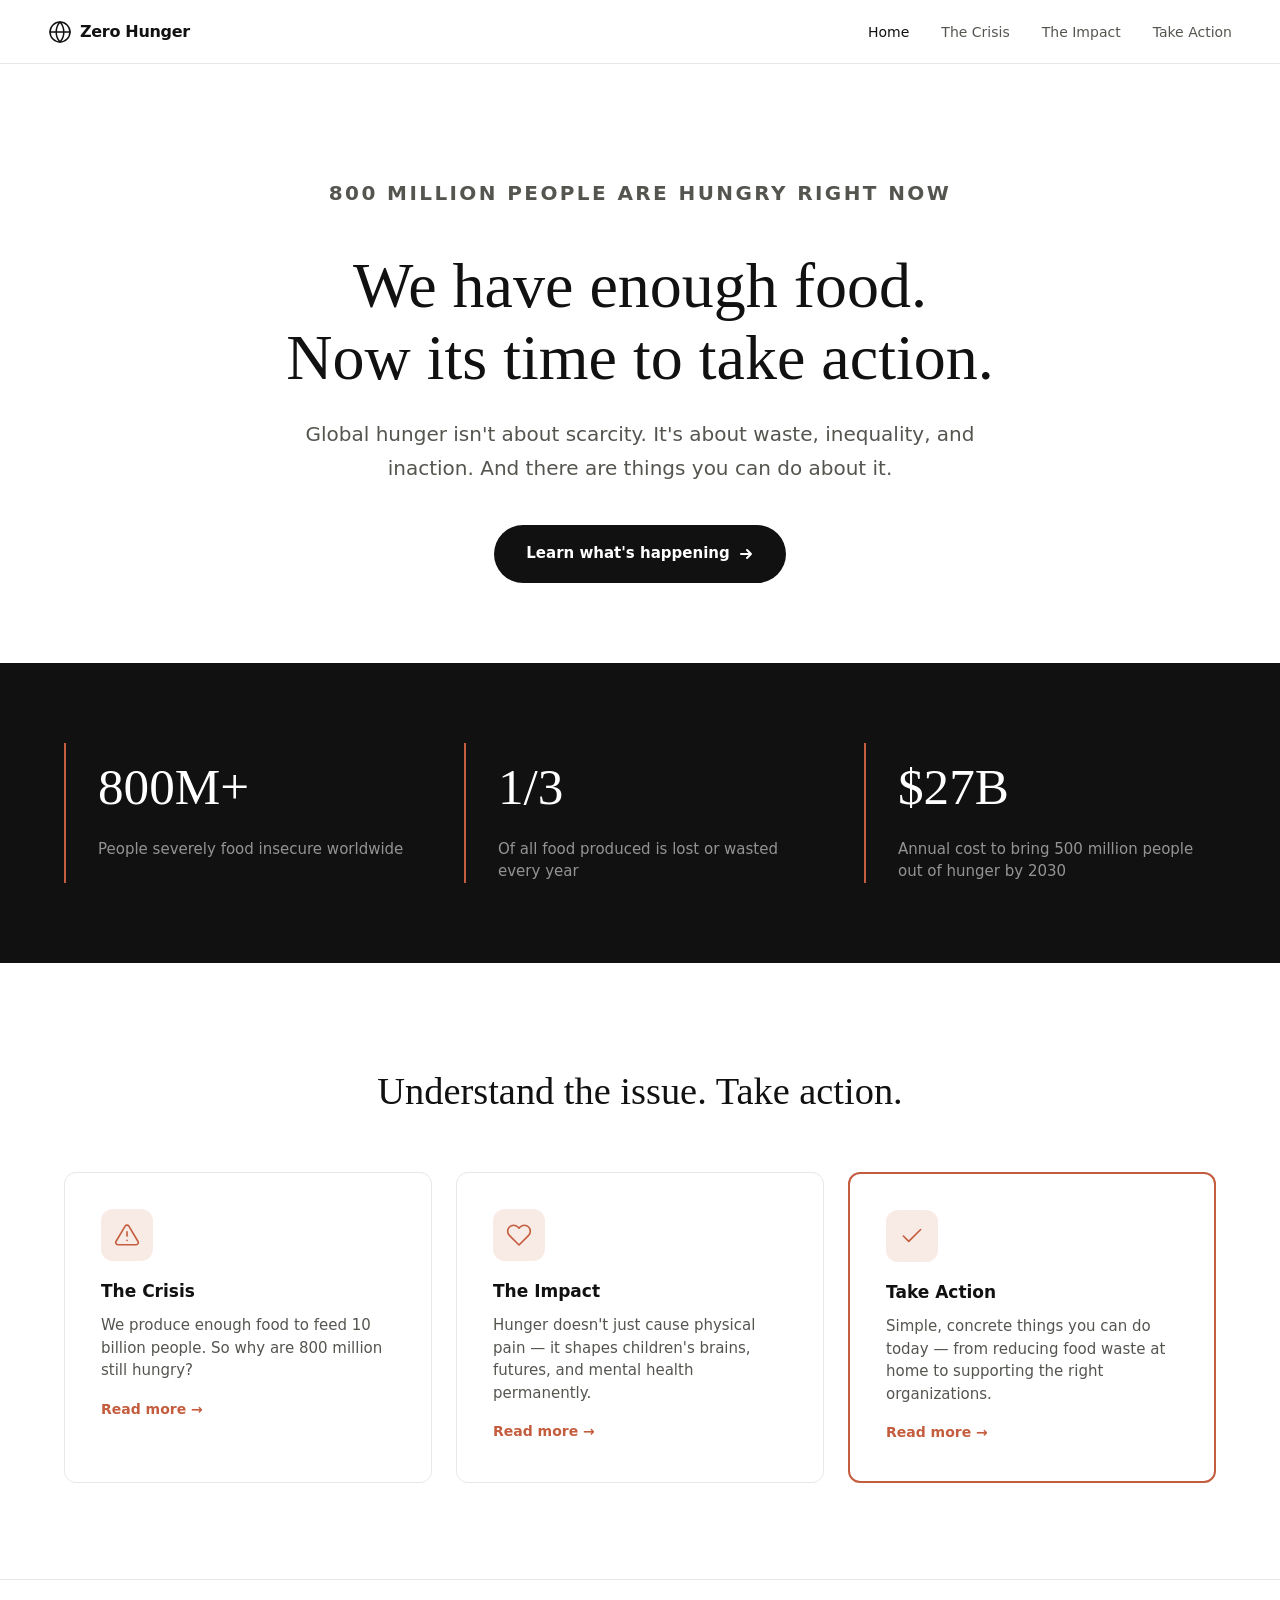
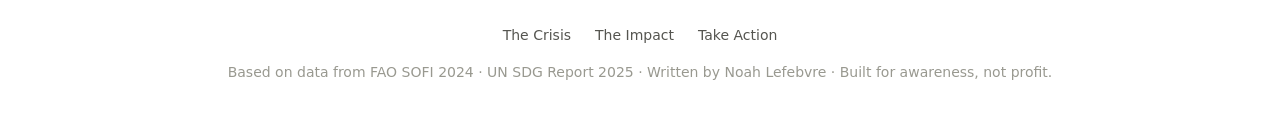
<file: index.html>
<!DOCTYPE html>
<html lang="en">
<head>
<meta charset="UTF-8">
<meta name="viewport" content="width=device-width, initial-scale=1.0">
<title>Zero Hunger — End Hunger Now</title>
<link rel="stylesheet" href="styles.css">
</head>
<body>

<nav>
  <a href="index.html" class="nav-logo">
    <svg viewBox="0 0 24 24" fill="none" stroke="currentColor" stroke-width="1.5" stroke-linecap="round" stroke-linejoin="round"><circle cx="12" cy="12" r="10"/><path d="M12 2a15 15 0 0 1 0 20M12 2a15 15 0 0 0 0 20M2 12h20"/></svg>
    Zero Hunger
  </a>
  <button class="mobile-menu" onclick="document.querySelector('.nav-links').classList.toggle('open')">
    <svg viewBox="0 0 24 24" fill="none" stroke-width="2" stroke-linecap="round"><line x1="3" y1="6" x2="21" y2="6"/><line x1="3" y1="12" x2="21" y2="12"/><line x1="3" y1="18" x2="21" y2="18"/></svg>
  </button>
  <ul class="nav-links">
    <li><a href="index.html" class="active">Home</a></li>
    <li><a href="problem.html">The Crisis</a></li>
    <li><a href="impact.html">The Impact</a></li>
    <li><a href="action.html">Take Action</a></li>
  </ul>
</nav>

<section class="hero">
  <p class="hero-eyebrow">800 million people are hungry right now</p>
  <h1>We have enough food.<br>Now its time to take action.</h1>
  <p>Global hunger isn't about scarcity. It's about waste, inequality, and inaction. And there are things you can do about it.</p>
  <a href="problem.html" class="hero-cta">
    Learn what's happening
    <svg viewBox="0 0 16 16" fill="none" stroke="currentColor" stroke-width="2" stroke-linecap="round" stroke-linejoin="round"><path d="M3 8h10M9 4l4 4-4 4"/></svg>
  </a>
</section>

<section class="stats">
  <div class="stats-inner">
    <div class="stat">
      <div class="stat-num">800M+</div>
      <div class="stat-label">People severely food insecure worldwide</div>
    </div>
    <div class="stat">
      <div class="stat-num">1/3</div>
      <div class="stat-label">Of all food produced is lost or wasted every year</div>
    </div>
    <div class="stat">
      <div class="stat-num">$27B</div>
      <div class="stat-label">Annual cost to bring 500 million people out of hunger by 2030</div>
    </div>
  </div>
</section>

<section class="page-cards">
  <h2>Understand the issue. Take action.</h2>
  <div class="page-grid">
    <a href="problem.html" class="page-card">
      <div class="page-card-icon">
        <svg viewBox="0 0 24 24"><path d="M12 9v4M12 17h.01M10.29 3.86L1.82 18a2 2 0 001.71 3h16.94a2 2 0 001.71-3L13.71 3.86a2 2 0 00-3.42 0z"/></svg>
      </div>
      <h3>The Crisis</h3>
      <p>We produce enough food to feed 10 billion people. So why are 800 million still hungry?</p>
      <span class="arrow">Read more →</span>
    </a>
    <a href="impact.html" class="page-card">
      <div class="page-card-icon">
        <svg viewBox="0 0 24 24"><path d="M20.84 4.61a5.5 5.5 0 00-7.78 0L12 5.67l-1.06-1.06a5.5 5.5 0 00-7.78 7.78l1.06 1.06L12 21.23l7.78-7.78 1.06-1.06a5.5 5.5 0 000-7.78z"/></svg>
      </div>
      <h3>The Impact</h3>
      <p>Hunger doesn't just cause physical pain — it shapes children's brains, futures, and mental health permanently.</p>
      <span class="arrow">Read more →</span>
    </a>
    <a href="action.html" class="page-card featured">
      <div class="page-card-icon">
        <svg viewBox="0 0 24 24"><polyline points="20 6 9 17 4 12"/></svg>
      </div>
      <h3>Take Action</h3>
      <p>Simple, concrete things you can do today — from reducing food waste at home to supporting the right organizations.</p>
      <span class="arrow">Read more →</span>
    </a>
  </div>
</section>

<footer>
  <ul class="footer-links">
    <li><a href="problem.html">The Crisis</a></li>
    <li><a href="impact.html">The Impact</a></li>
    <li><a href="action.html">Take Action</a></li>
  </ul>
  <p>Based on data from FAO SOFI 2024 · UN SDG Report 2025 · Written by Noah Lefebvre · Built for awareness, not profit.</p>
</footer>

</body>
</html>
</file>
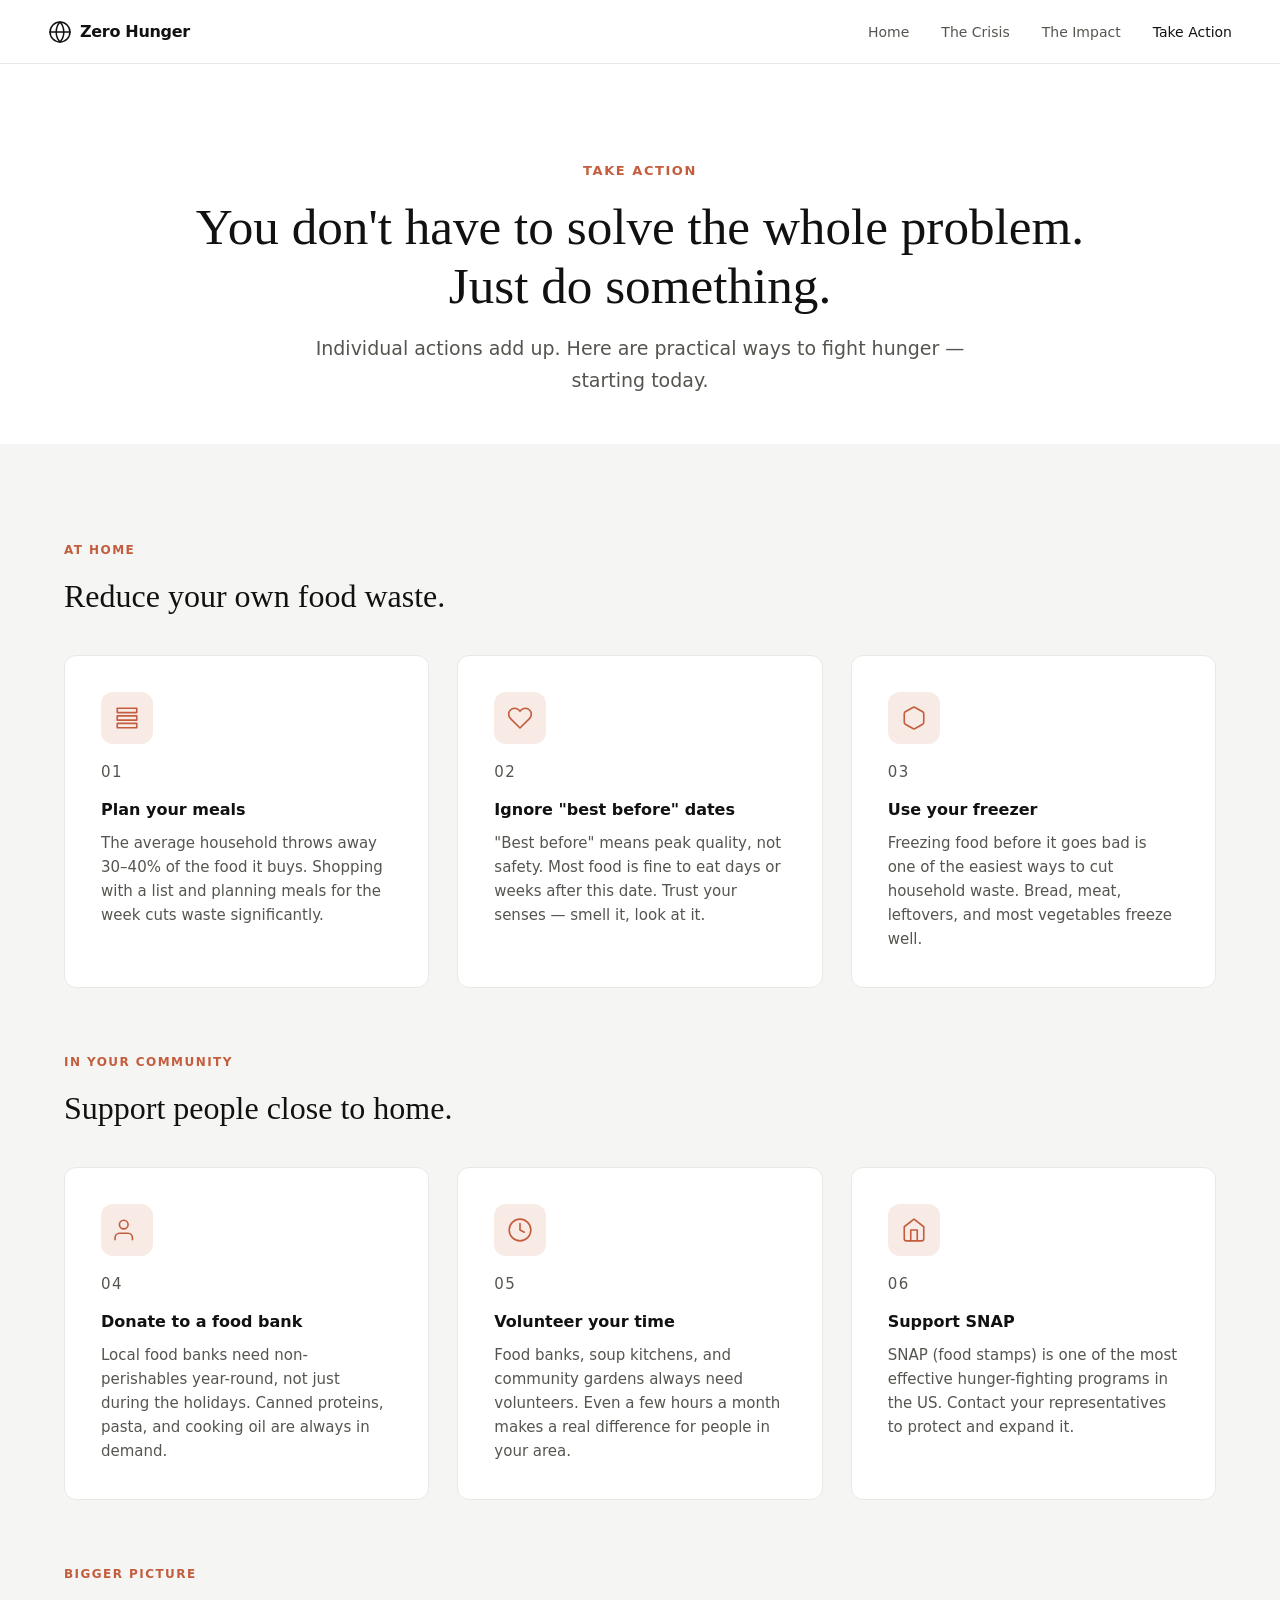
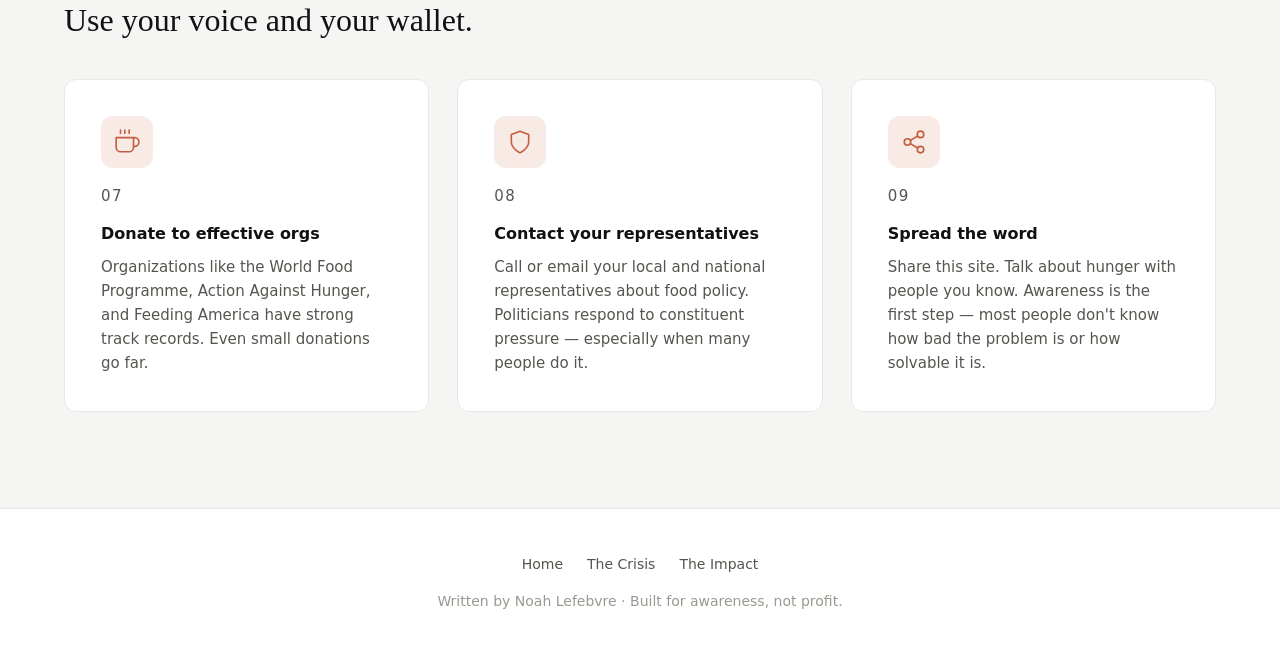
<file: action.html>
<!DOCTYPE html>
<html lang="en">
<head>
<meta charset="UTF-8">
<meta name="viewport" content="width=device-width, initial-scale=1.0">
<title>Take Action — Zero Hunger</title>
<link rel="stylesheet" href="styles.css">
</head>
<body>

<nav>
  <a href="index.html" class="nav-logo">
    <svg viewBox="0 0 24 24" fill="none" stroke="currentColor" stroke-width="1.5" stroke-linecap="round" stroke-linejoin="round"><circle cx="12" cy="12" r="10"/><path d="M12 2a15 15 0 0 1 0 20M12 2a15 15 0 0 0 0 20M2 12h20"/></svg>
    Zero Hunger
  </a>
  <button class="mobile-menu" onclick="document.querySelector('.nav-links').classList.toggle('open')">
    <svg viewBox="0 0 24 24" fill="none" stroke-width="2" stroke-linecap="round"><line x1="3" y1="6" x2="21" y2="6"/><line x1="3" y1="12" x2="21" y2="12"/><line x1="3" y1="18" x2="21" y2="18"/></svg>
  </button>
  <ul class="nav-links">
    <li><a href="index.html">Home</a></li>
    <li><a href="problem.html">The Crisis</a></li>
    <li><a href="impact.html">The Impact</a></li>
    <li><a href="action.html" class="active">Take Action</a></li>
  </ul>
</nav>

<div class="page-header">
  <p class="hero-eyebrow">Take Action</p>
  <h1>You don't have to solve the whole problem. Just do something.</h1>
  <p>Individual actions add up. Here are practical ways to fight hunger — starting today.</p>
</div>

<section class="solutions-section">
  <div class="solutions-inner">
    <p class="section-label">At home</p>
    <h2 style="font-family: var(--serif); font-size: clamp(1.4rem, 2.5vw, 2rem); font-weight: normal; margin-bottom: 2rem;">Reduce your own food waste.</h2>
    <div class="grid" style="grid-template-columns: repeat(3, 1fr); margin-bottom: 4rem;">
      <div class="sol-card">
        <div class="sol-icon">
          <svg viewBox="0 0 24 24"><path d="M3 3h18v4H3zM3 10h18v4H3zM3 17h18v4H3z"/></svg>
        </div>
        <p class="sol-num">01</p>
        <h3>Plan your meals</h3>
        <p>The average household throws away 30–40% of the food it buys. Shopping with a list and planning meals for the week cuts waste significantly.</p>
      </div>
      <div class="sol-card">
        <div class="sol-icon">
          <svg viewBox="0 0 24 24"><path d="M20.84 4.61a5.5 5.5 0 00-7.78 0L12 5.67l-1.06-1.06a5.5 5.5 0 00-7.78 7.78l1.06 1.06L12 21.23l7.78-7.78 1.06-1.06a5.5 5.5 0 000-7.78z"/></svg>
        </div>
        <p class="sol-num">02</p>
        <h3>Ignore "best before" dates</h3>
        <p>"Best before" means peak quality, not safety. Most food is fine to eat days or weeks after this date. Trust your senses — smell it, look at it.</p>
      </div>
      <div class="sol-card">
        <div class="sol-icon">
          <svg viewBox="0 0 24 24"><path d="M21 16V8a2 2 0 00-1-1.73l-7-4a2 2 0 00-2 0l-7 4A2 2 0 003 8v8a2 2 0 001 1.73l7 4a2 2 0 002 0l7-4A2 2 0 0021 16z"/></svg>
        </div>
        <p class="sol-num">03</p>
        <h3>Use your freezer</h3>
        <p>Freezing food before it goes bad is one of the easiest ways to cut household waste. Bread, meat, leftovers, and most vegetables freeze well.</p>
      </div>
    </div>

    <p class="section-label">In your community</p>
    <h2 style="font-family: var(--serif); font-size: clamp(1.4rem, 2.5vw, 2rem); font-weight: normal; margin-bottom: 2rem;">Support people close to home.</h2>
    <div class="grid" style="grid-template-columns: repeat(3, 1fr); margin-bottom: 4rem;">
      <div class="sol-card">
        <div class="sol-icon">
          <svg viewBox="0 0 24 24"><path d="M17 21v-2a4 4 0 00-4-4H5a4 4 0 00-4 4v2"/><circle cx="9" cy="7" r="4"/></svg>
        </div>
        <p class="sol-num">04</p>
        <h3>Donate to a food bank</h3>
        <p>Local food banks need non-perishables year-round, not just during the holidays. Canned proteins, pasta, and cooking oil are always in demand.</p>
      </div>
      <div class="sol-card">
        <div class="sol-icon">
          <svg viewBox="0 0 24 24"><circle cx="12" cy="12" r="10"/><polyline points="12 6 12 12 16 14"/></svg>
        </div>
        <p class="sol-num">05</p>
        <h3>Volunteer your time</h3>
        <p>Food banks, soup kitchens, and community gardens always need volunteers. Even a few hours a month makes a real difference for people in your area.</p>
      </div>
      <div class="sol-card">
        <div class="sol-icon">
          <svg viewBox="0 0 24 24"><path d="M3 9l9-7 9 7v11a2 2 0 01-2 2H5a2 2 0 01-2-2z"/><polyline points="9 22 9 12 15 12 15 22"/></svg>
        </div>
        <p class="sol-num">06</p>
        <h3>Support SNAP</h3>
        <p>SNAP (food stamps) is one of the most effective hunger-fighting programs in the US. Contact your representatives to protect and expand it.</p>
      </div>
    </div>

    <p class="section-label">Bigger picture</p>
    <h2 style="font-family: var(--serif); font-size: clamp(1.4rem, 2.5vw, 2rem); font-weight: normal; margin-bottom: 2rem;">Use your voice and your wallet.</h2>
    <div class="grid" style="grid-template-columns: repeat(3, 1fr);">
      <div class="sol-card">
        <div class="sol-icon">
          <svg viewBox="0 0 24 24"><path d="M18 8h1a4 4 0 010 8h-1M2 8h16v9a4 4 0 01-4 4H6a4 4 0 01-4-4V8zM6 1v3M10 1v3M14 1v3"/></svg>
        </div>
        <p class="sol-num">07</p>
        <h3>Donate to effective orgs</h3>
        <p>Organizations like the World Food Programme, Action Against Hunger, and Feeding America have strong track records. Even small donations go far.</p>
      </div>
      <div class="sol-card">
        <div class="sol-icon">
          <svg viewBox="0 0 24 24"><path d="M12 22s8-4 8-10V5l-8-3-8 3v7c0 6 8 10 8 10z"/></svg>
        </div>
        <p class="sol-num">08</p>
        <h3>Contact your representatives</h3>
        <p>Call or email your local and national representatives about food policy. Politicians respond to constituent pressure — especially when many people do it.</p>
      </div>
      <div class="sol-card">
        <div class="sol-icon">
          <svg viewBox="0 0 24 24"><circle cx="18" cy="5" r="3"/><circle cx="6" cy="12" r="3"/><circle cx="18" cy="19" r="3"/><line x1="8.59" y1="13.51" x2="15.42" y2="17.49"/><line x1="15.41" y1="6.51" x2="8.59" y2="10.49"/></svg>
        </div>
        <p class="sol-num">09</p>
        <h3>Spread the word</h3>
        <p>Share this site. Talk about hunger with people you know. Awareness is the first step — most people don't know how bad the problem is or how solvable it is.</p>
      </div>
    </div>
  </div>
</section>

<footer>
  <ul class="footer-links">
    <li><a href="index.html">Home</a></li>
    <li><a href="problem.html">The Crisis</a></li>
    <li><a href="impact.html">The Impact</a></li>
  </ul>
  <p>Written by Noah Lefebvre · Built for awareness, not profit.</p>
</footer>

</body>
</html>
</file>
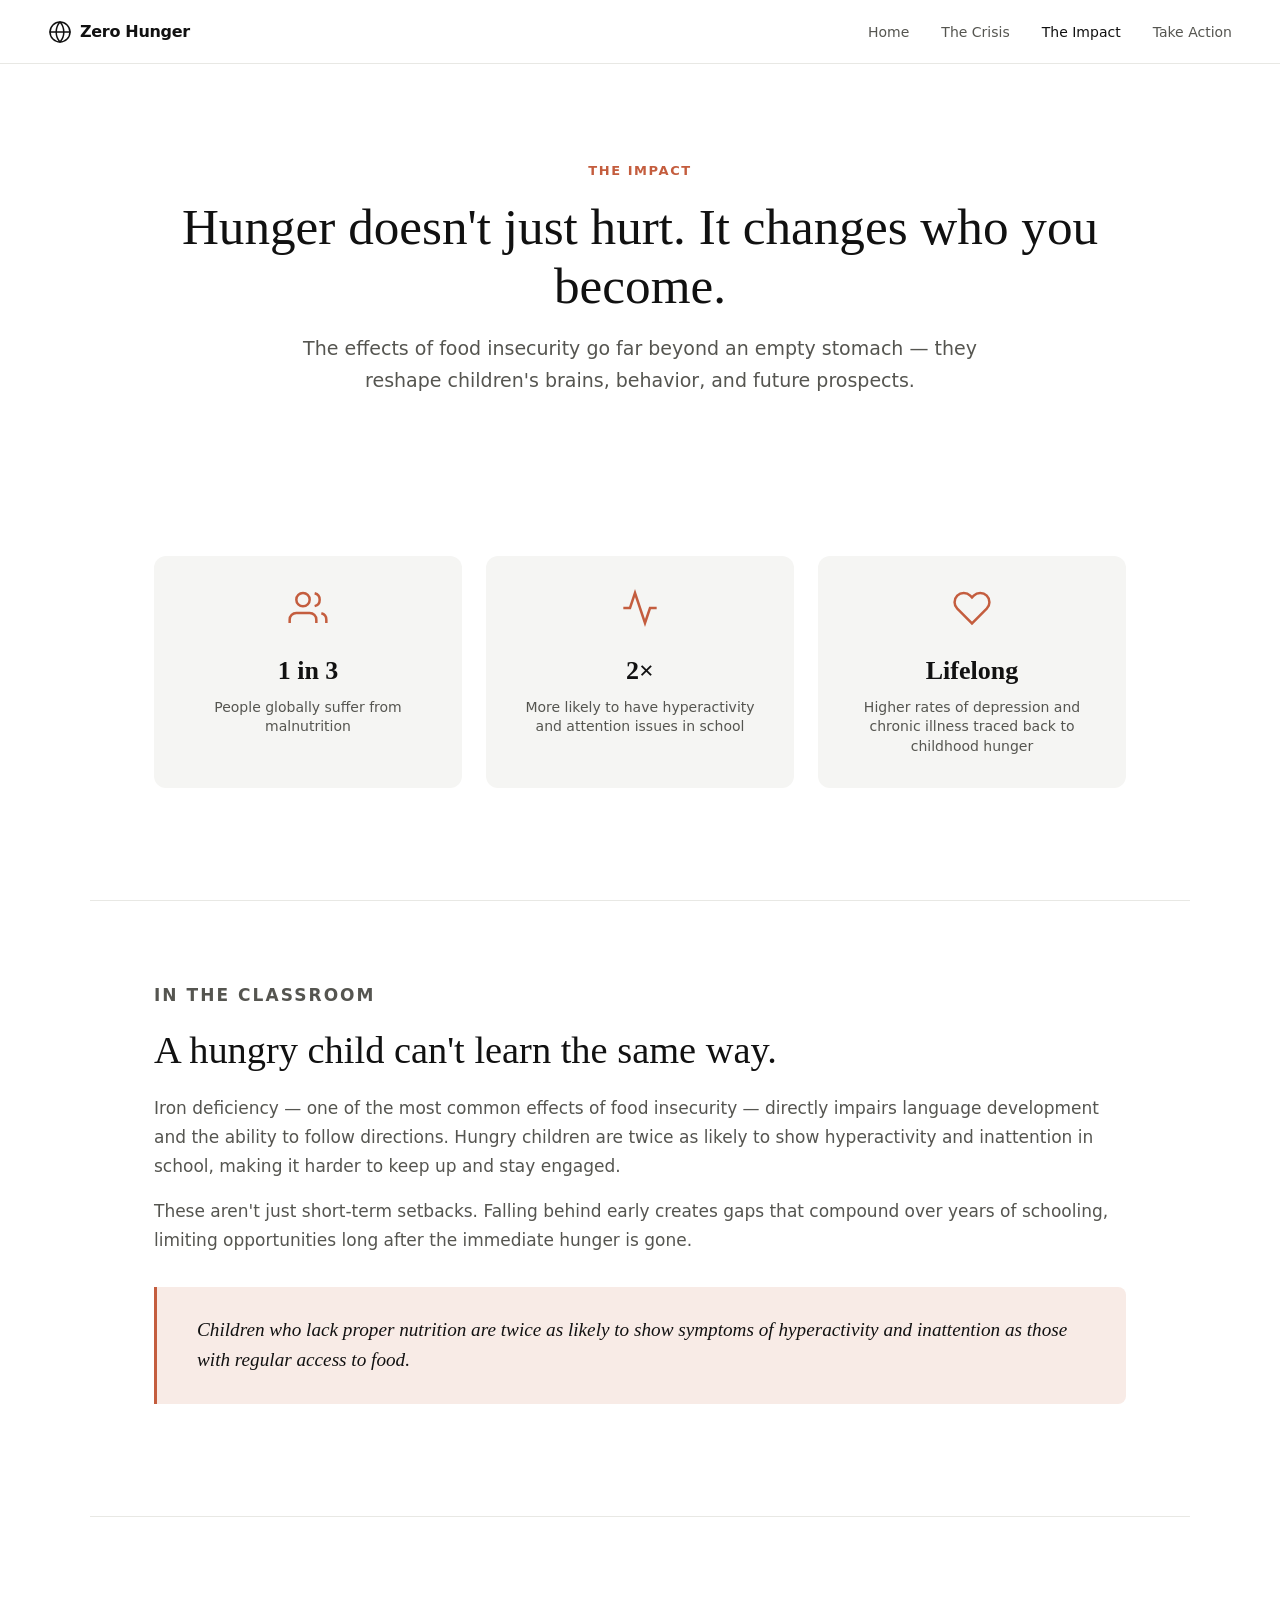
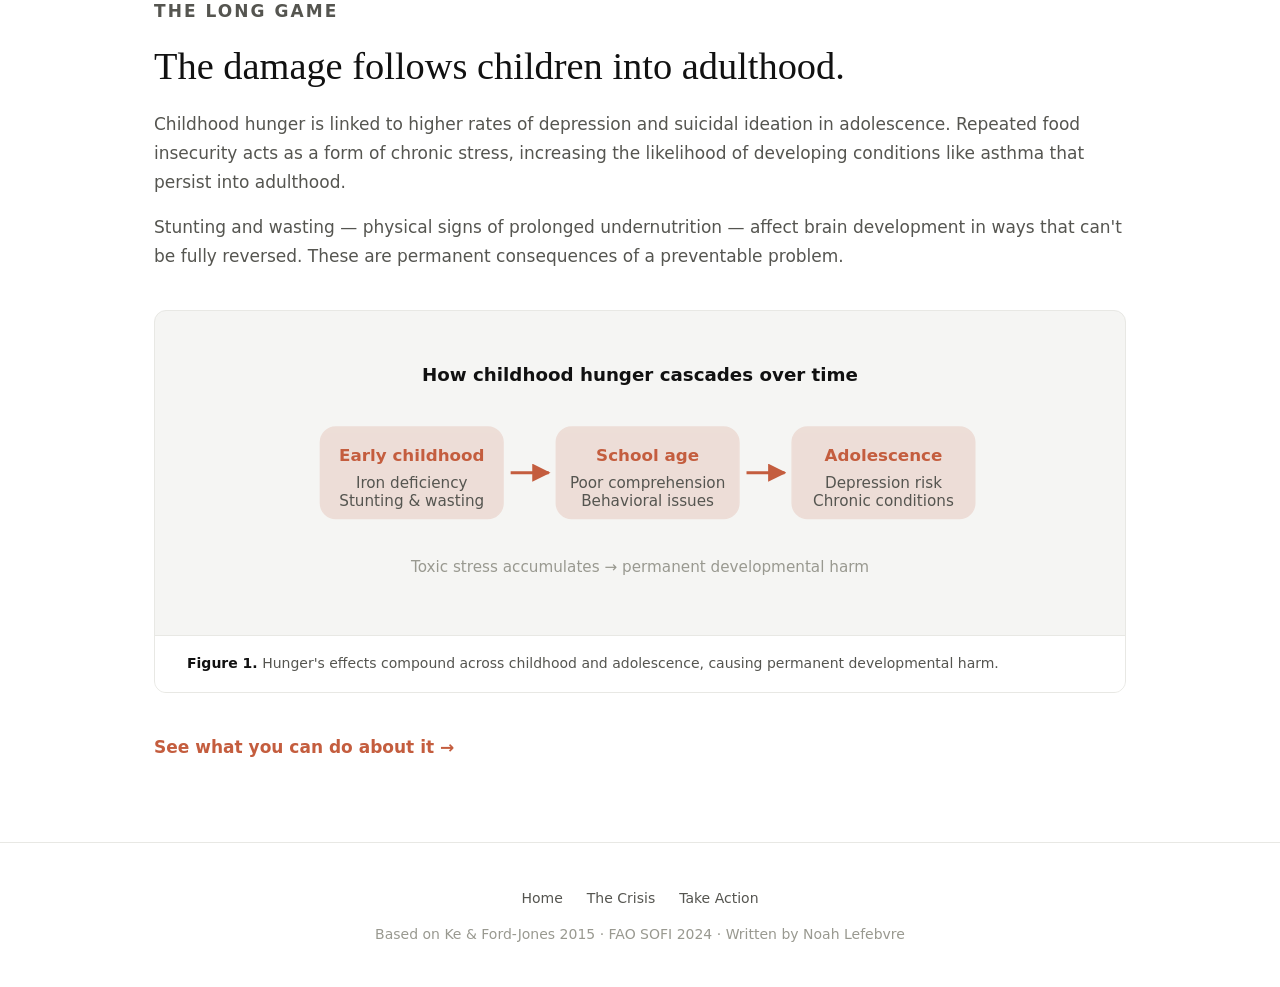
<file: impact.html>
<!DOCTYPE html>
<html lang="en">
<head>
<meta charset="UTF-8">
<meta name="viewport" content="width=device-width, initial-scale=1.0">
<title>The Impact — Zero Hunger</title>
<link rel="stylesheet" href="styles.css">
</head>
<body>

<nav>
  <a href="index.html" class="nav-logo">
    <svg viewBox="0 0 24 24" fill="none" stroke="currentColor" stroke-width="1.5" stroke-linecap="round" stroke-linejoin="round"><circle cx="12" cy="12" r="10"/><path d="M12 2a15 15 0 0 1 0 20M12 2a15 15 0 0 0 0 20M2 12h20"/></svg>
    Zero Hunger
  </a>
  <button class="mobile-menu" onclick="document.querySelector('.nav-links').classList.toggle('open')">
    <svg viewBox="0 0 24 24" fill="none" stroke-width="2" stroke-linecap="round"><line x1="3" y1="6" x2="21" y2="6"/><line x1="3" y1="12" x2="21" y2="12"/><line x1="3" y1="18" x2="21" y2="18"/></svg>
  </button>
  <ul class="nav-links">
    <li><a href="index.html">Home</a></li>
    <li><a href="problem.html">The Crisis</a></li>
    <li><a href="impact.html" class="active">The Impact</a></li>
    <li><a href="action.html">Take Action</a></li>
  </ul>
</nav>

<div class="page-header">
  <p class="hero-eyebrow">The Impact</p>
  <h1>Hunger doesn't just hurt. It changes who you become.</h1>
  <p>The effects of food insecurity go far beyond an empty stomach — they reshape children's brains, behavior, and future prospects.</p>
</div>

<section class="section">
  <div class="info-grid">
    <div class="info-block">
      <div class="info-block-icon">
        <svg viewBox="0 0 24 24"><path d="M17 21v-2a4 4 0 00-4-4H5a4 4 0 00-4 4v2"/><circle cx="9" cy="7" r="4"/><path d="M23 21v-2a4 4 0 00-3-3.87M16 3.13a4 4 0 010 7.75"/></svg>
      </div>
      <h4>1 in 3</h4>
      <p>People globally suffer from malnutrition</p>
    </div>
    <div class="info-block">
      <div class="info-block-icon">
        <svg viewBox="0 0 24 24"><path d="M22 12h-4l-3 9L9 3l-3 9H2"/></svg>
      </div>
      <h4>2×</h4>
      <p>More likely to have hyperactivity and attention issues in school</p>
    </div>
    <div class="info-block">
      <div class="info-block-icon">
        <svg viewBox="0 0 24 24"><path d="M20.84 4.61a5.5 5.5 0 00-7.78 0L12 5.67l-1.06-1.06a5.5 5.5 0 00-7.78 7.78l1.06 1.06L12 21.23l7.78-7.78 1.06-1.06a5.5 5.5 0 000-7.78z"/></svg>
      </div>
      <h4>Lifelong</h4>
      <p>Higher rates of depression and chronic illness traced back to childhood hunger</p>
    </div>
  </div>
</section>

<section class="section">
  <p class="section-label">In the classroom</p>
  <h2>A hungry child can't learn the same way.</h2>
  <p>Iron deficiency — one of the most common effects of food insecurity — directly impairs language development and the ability to follow directions. Hungry children are twice as likely to show hyperactivity and inattention in school, making it harder to keep up and stay engaged.</p>
  <p>These aren't just short-term setbacks. Falling behind early creates gaps that compound over years of schooling, limiting opportunities long after the immediate hunger is gone.</p>

  <div class="pullquote">
    <p>Children who lack proper nutrition are twice as likely to show symptoms of hyperactivity and inattention as those with regular access to food.</p>
  </div>
</section>

<section class="section">
  <p class="section-label">The long game</p>
  <h2>The damage follows children into adulthood.</h2>
  <p>Childhood hunger is linked to higher rates of depression and suicidal ideation in adolescence. Repeated food insecurity acts as a form of chronic stress, increasing the likelihood of developing conditions like asthma that persist into adulthood.</p>
  <p>Stunting and wasting — physical signs of prolonged undernutrition — affect brain development in ways that can't be fully reversed. These are permanent consequences of a preventable problem.</p>

  <div class="figure-card">
    <div class="figure-card-body">
      <svg viewBox="0 0 460 160" width="100%" style="max-width:700px">
        <text x="230" y="20" text-anchor="middle" font-size="12" font-weight="600" fill="#111" font-family="system-ui">How childhood hunger cascades over time</text>
        <rect x="20" y="50" width="120" height="60" rx="10" fill="#c45d3e" opacity="0.15" stroke="#c45d3e" stroke-width="1"/>
        <text x="80" y="72" text-anchor="middle" font-size="11" font-weight="600" fill="#c45d3e" font-family="system-ui">Early childhood</text>
        <text x="80" y="90" text-anchor="middle" font-size="10" fill="#555550" font-family="system-ui">Iron deficiency</text>
        <text x="80" y="102" text-anchor="middle" font-size="10" fill="#555550" font-family="system-ui">Stunting &amp; wasting</text>
        <path d="M145 80 L170 80" stroke="#c45d3e" stroke-width="2" fill="none" marker-end="url(#arrow)"/>
        <rect x="175" y="50" width="120" height="60" rx="10" fill="#c45d3e" opacity="0.15" stroke="#c45d3e" stroke-width="1"/>
        <text x="235" y="72" text-anchor="middle" font-size="11" font-weight="600" fill="#c45d3e" font-family="system-ui">School age</text>
        <text x="235" y="90" text-anchor="middle" font-size="10" fill="#555550" font-family="system-ui">Poor comprehension</text>
        <text x="235" y="102" text-anchor="middle" font-size="10" fill="#555550" font-family="system-ui">Behavioral issues</text>
        <path d="M300 80 L325 80" stroke="#c45d3e" stroke-width="2" fill="none" marker-end="url(#arrow)"/>
        <rect x="330" y="50" width="120" height="60" rx="10" fill="#c45d3e" opacity="0.15" stroke="#c45d3e" stroke-width="1"/>
        <text x="390" y="72" text-anchor="middle" font-size="11" font-weight="600" fill="#c45d3e" font-family="system-ui">Adolescence</text>
        <text x="390" y="90" text-anchor="middle" font-size="10" fill="#555550" font-family="system-ui">Depression risk</text>
        <text x="390" y="102" text-anchor="middle" font-size="10" fill="#555550" font-family="system-ui">Chronic conditions</text>
        <text x="230" y="145" text-anchor="middle" font-size="10" fill="#999990" font-family="system-ui">Toxic stress accumulates → permanent developmental harm</text>
        <defs>
          <marker id="arrow" viewBox="0 0 10 10" refX="9" refY="5" markerWidth="6" markerHeight="6" orient="auto-start-reverse">
            <path d="M 0 0 L 10 5 L 0 10 z" fill="#c45d3e"/>
          </marker>
        </defs>
      </svg>
    </div>
    <div class="figure-card-caption"><strong>Figure 1.</strong> Hunger's effects compound across childhood and adolescence, causing permanent developmental harm.</div>
  </div>

  <p style="margin-top:2rem;"><a href="action.html" style="color:var(--accent); font-weight:600; text-decoration:none;">See what you can do about it →</a></p>
</section>

<footer>
  <ul class="footer-links">
    <li><a href="index.html">Home</a></li>
    <li><a href="problem.html">The Crisis</a></li>
    <li><a href="action.html">Take Action</a></li>
  </ul>
  <p>Based on Ke &amp; Ford-Jones 2015 · FAO SOFI 2024 · Written by Noah Lefebvre</p>
</footer>

</body>
</html>
</file>
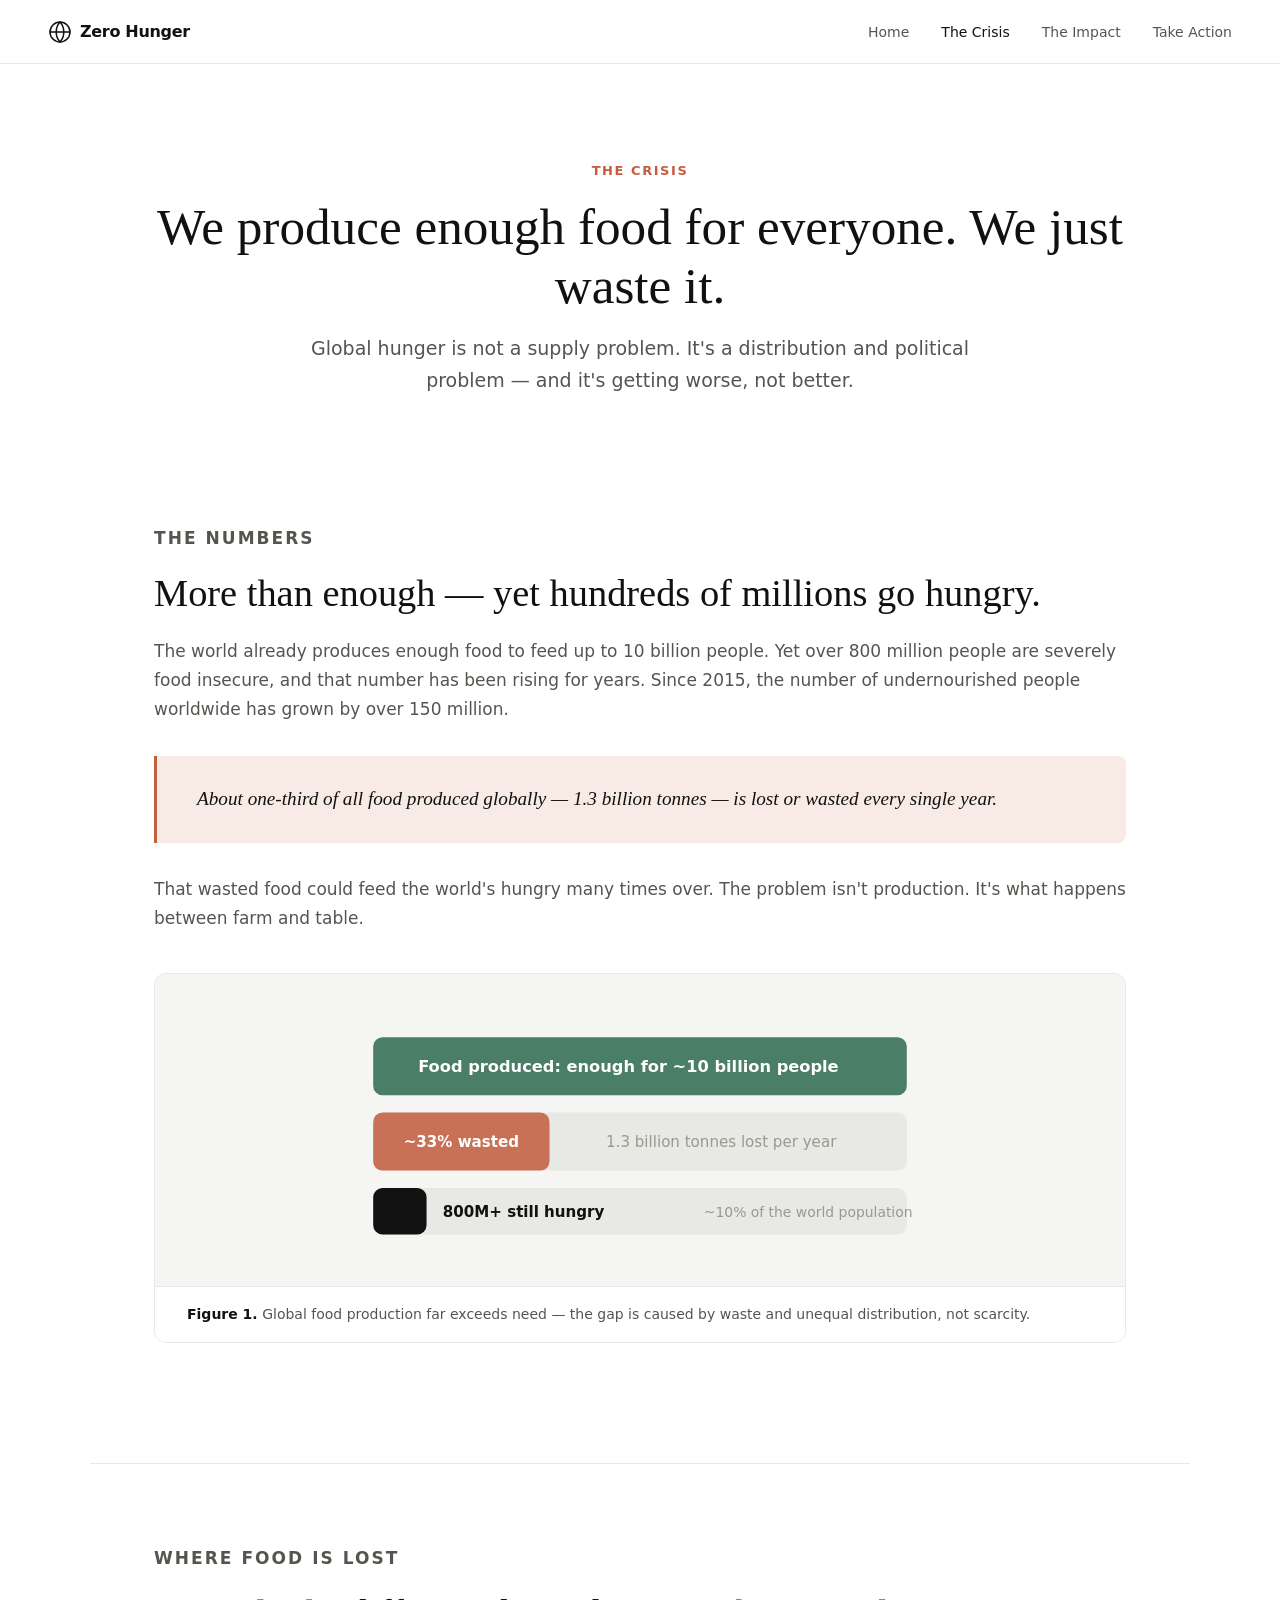
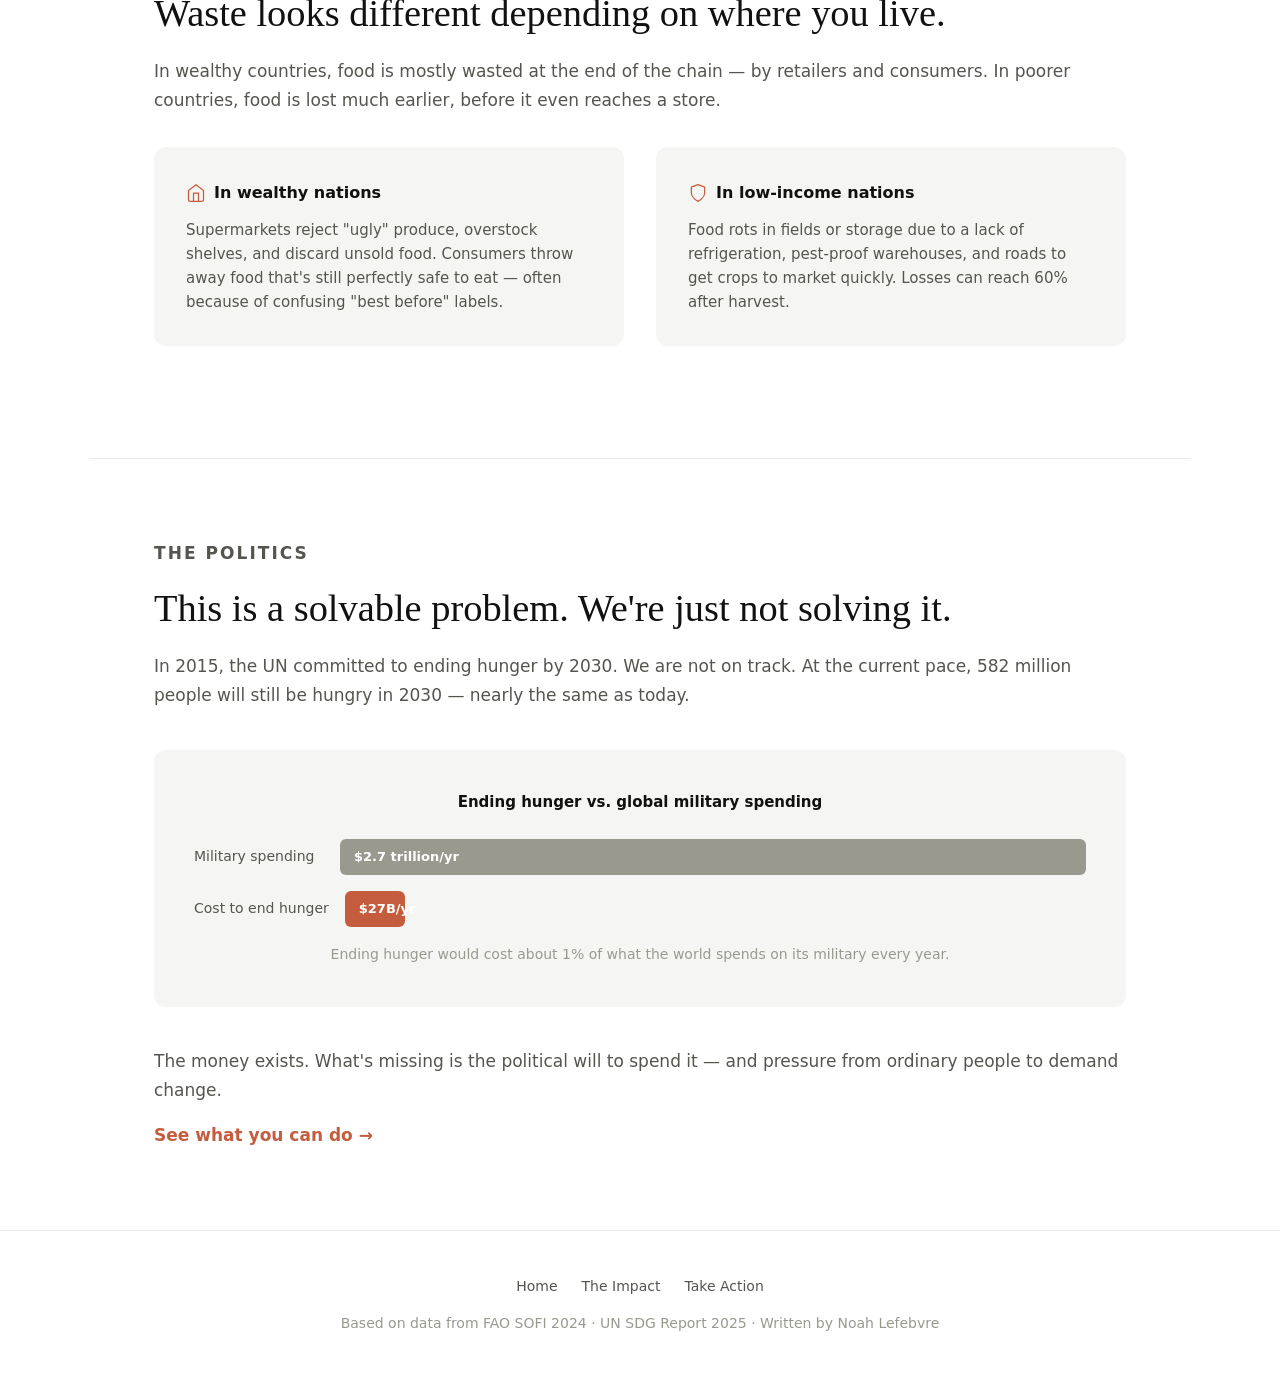
<file: problem.html>
<!DOCTYPE html>
<html lang="en">
<head>
<meta charset="UTF-8">
<meta name="viewport" content="width=device-width, initial-scale=1.0">
<title>The Crisis — Zero Hunger</title>
<link rel="stylesheet" href="styles.css">
</head>
<body>

<nav>
  <a href="index.html" class="nav-logo">
    <svg viewBox="0 0 24 24" fill="none" stroke="currentColor" stroke-width="1.5" stroke-linecap="round" stroke-linejoin="round"><circle cx="12" cy="12" r="10"/><path d="M12 2a15 15 0 0 1 0 20M12 2a15 15 0 0 0 0 20M2 12h20"/></svg>
    Zero Hunger
  </a>
  <button class="mobile-menu" onclick="document.querySelector('.nav-links').classList.toggle('open')">
    <svg viewBox="0 0 24 24" fill="none" stroke-width="2" stroke-linecap="round"><line x1="3" y1="6" x2="21" y2="6"/><line x1="3" y1="12" x2="21" y2="12"/><line x1="3" y1="18" x2="21" y2="18"/></svg>
  </button>
  <ul class="nav-links">
    <li><a href="index.html">Home</a></li>
    <li><a href="problem.html" class="active">The Crisis</a></li>
    <li><a href="impact.html">The Impact</a></li>
    <li><a href="action.html">Take Action</a></li>
  </ul>
</nav>

<div class="page-header">
  <p class="hero-eyebrow">The Crisis</p>
  <h1>We produce enough food for everyone. We just waste it.</h1>
  <p>Global hunger is not a supply problem. It's a distribution and political problem — and it's getting worse, not better.</p>
</div>

<section class="section">
  <p class="section-label">The numbers</p>
  <h2>More than enough — yet hundreds of millions go hungry.</h2>
  <p>The world already produces enough food to feed up to 10 billion people. Yet over 800 million people are severely food insecure, and that number has been rising for years. Since 2015, the number of undernourished people worldwide has grown by over 150 million.</p>

  <div class="pullquote">
    <p>About one-third of all food produced globally — 1.3 billion tonnes — is lost or wasted every single year.</p>
  </div>

  <p>That wasted food could feed the world's hungry many times over. The problem isn't production. It's what happens between farm and table.</p>

  <div class="figure-card">
    <div class="figure-card-body">
      <svg viewBox="0 0 500 200" width="100%" style="max-width:580px">
        <rect x="20" y="20" width="460" height="50" rx="8" fill="#2d6a4f" opacity="0.85"/>
        <text x="240" y="50" text-anchor="middle" fill="white" font-size="14" font-weight="600" font-family="system-ui">Food produced: enough for ~10 billion people</text>
        <rect x="20" y="85" width="460" height="50" rx="8" fill="#e8e8e4"/>
        <rect x="20" y="85" width="152" height="50" rx="8" fill="#c45d3e" opacity="0.85"/>
        <text x="96" y="115" text-anchor="middle" fill="white" font-size="13" font-weight="600" font-family="system-ui">~33% wasted</text>
        <text x="320" y="115" text-anchor="middle" fill="#999990" font-size="13" font-family="system-ui">1.3 billion tonnes lost per year</text>
        <rect x="20" y="150" width="460" height="40" rx="8" fill="#e8e8e4"/>
        <rect x="20" y="150" width="46" height="40" rx="8" fill="#111"/>
        <text x="80" y="175" fill="#111" font-size="13" font-weight="600" font-family="system-ui">800M+ still hungry</text>
        <text x="305" y="175" fill="#999990" font-size="12" font-family="system-ui">~10% of the world population</text>
      </svg>
    </div>
    <div class="figure-card-caption"><strong>Figure 1.</strong> Global food production far exceeds need — the gap is caused by waste and unequal distribution, not scarcity.</div>
  </div>
</section>

<section class="section">
  <p class="section-label">Where food is lost</p>
  <h2>Waste looks different depending on where you live.</h2>
  <p>In wealthy countries, food is mostly wasted at the end of the chain — by retailers and consumers. In poorer countries, food is lost much earlier, before it even reaches a store.</p>

  <div class="two-col">
    <div class="two-col-card">
      <h4>
        <svg width="20" height="20" viewBox="0 0 24 24" fill="none" stroke="#c45d3e" stroke-width="1.5" stroke-linecap="round" stroke-linejoin="round"><path d="M3 9l9-7 9 7v11a2 2 0 01-2 2H5a2 2 0 01-2-2z"/><polyline points="9 22 9 12 15 12 15 22"/></svg>
        In wealthy nations
      </h4>
      <p>Supermarkets reject "ugly" produce, overstock shelves, and discard unsold food. Consumers throw away food that's still perfectly safe to eat — often because of confusing "best before" labels.</p>
    </div>
    <div class="two-col-card">
      <h4>
        <svg width="20" height="20" viewBox="0 0 24 24" fill="none" stroke="#c45d3e" stroke-width="1.5" stroke-linecap="round" stroke-linejoin="round"><path d="M12 22s8-4 8-10V5l-8-3-8 3v7c0 6 8 10 8 10z"/></svg>
        In low-income nations
      </h4>
      <p>Food rots in fields or storage due to a lack of refrigeration, pest-proof warehouses, and roads to get crops to market quickly. Losses can reach 60% after harvest.</p>
    </div>
  </div>
</section>

<section class="section">
  <p class="section-label">The politics</p>
  <h2>This is a solvable problem. We're just not solving it.</h2>
  <p>In 2015, the UN committed to ending hunger by 2030. We are not on track. At the current pace, 582 million people will still be hungry in 2030 — nearly the same as today.</p>

  <div class="spending-vis">
    <h4>Ending hunger vs. global military spending</h4>
    <div class="spending-row">
      <span class="spending-label">Military spending</span>
      <div class="spending-bar-wrap">
        <div class="spending-bar military" style="width:100%">$2.7 trillion/yr</div>
      </div>
    </div>
    <div class="spending-row">
      <span class="spending-label">Cost to end hunger</span>
      <div class="spending-bar-wrap">
        <div class="spending-bar hunger" style="width:1%">$27B/yr</div>
      </div>
    </div>
    <p style="text-align:center; font-size:14px; color:var(--gray-400); margin-top:1rem;">Ending hunger would cost about 1% of what the world spends on its military every year.</p>
  </div>

  <p>The money exists. What's missing is the political will to spend it — and pressure from ordinary people to demand change.</p>
  <p style="margin-top:1rem;"><a href="action.html" style="color:var(--accent); font-weight:600; text-decoration:none;">See what you can do →</a></p>
</section>

<footer>
  <ul class="footer-links">
    <li><a href="index.html">Home</a></li>
    <li><a href="impact.html">The Impact</a></li>
    <li><a href="action.html">Take Action</a></li>
  </ul>
  <p>Based on data from FAO SOFI 2024 · UN SDG Report 2025 · Written by Noah Lefebvre</p>
</footer>

</body>
</html>
</file>
<file: styles.css>
*, *::before, *::after { box-sizing: border-box; margin: 0; padding: 0; }
:root {
  --black: #111;
  --white: #fff;
  --gray-100: #f5f5f3;
  --gray-200: #e8e8e4;
  --gray-400: #999990;
  --gray-600: #555550;
  --accent: #c45d3e;
  --accent-light: #f8ebe6;
  --serif: Georgia, 'Times New Roman', serif;
  --sans: system-ui, -apple-system, sans-serif;
}
html { scroll-behavior: smooth; }
body { font-family: var(--sans); color: var(--black); background: var(--white); font-size: 17px; line-height: 1.7; }

/* NAV */
nav { position: sticky; top: 0; z-index: 100; background: rgba(255,255,255,0.95); backdrop-filter: blur(12px); border-bottom: 1px solid var(--gray-200); padding: 0 3rem; display: flex; align-items: center; justify-content: space-between; height: 64px; }
.nav-logo { font-size: 16px; font-weight: 700; letter-spacing: -0.02em; text-decoration: none; color: var(--black); display: flex; align-items: center; gap: 8px; }
.nav-logo svg { width: 24px; height: 24px; }
.nav-links { display: flex; gap: 2rem; list-style: none; }
.nav-links a { font-size: 14px; color: var(--gray-600); text-decoration: none; transition: color 0.15s; font-weight: 500; }
.nav-links a:hover, .nav-links a.active { color: var(--black); }
.mobile-menu { display: none; background: none; border: none; cursor: pointer; padding: 8px; }
.mobile-menu svg { width: 24px; height: 24px; stroke: var(--black); }

/* HERO */
.hero { padding: 7rem 4rem 5rem; max-width: 1100px; margin: 0 auto; text-align: center; }
.hero-eyebrow { font-size: 13px; letter-spacing: 0.12em; text-transform: uppercase; color: var(--accent); margin-bottom: 1.5rem; font-weight: 600; }
.hero h1 { font-family: var(--serif); font-size: clamp(2.4rem, 5vw, 4rem); font-weight: normal; line-height: 1.12; margin-bottom: 1.5rem; }
.hero h1 em { font-style: italic; color: var(--accent); }
.hero p { font-size: 20px; color: var(--gray-600); max-width: 680px; margin: 0 auto 2.5rem; }
.hero-cta { display: inline-flex; align-items: center; gap: 8px; background: var(--black); color: var(--white); text-decoration: none; padding: 16px 32px; border-radius: 100px; font-size: 15px; font-weight: 600; transition: background 0.2s; }
.hero-cta:hover { background: #333; }
.hero-cta svg { width: 16px; height: 16px; }

/* STATS */
.stats { background: var(--black); color: var(--white); padding: 5rem 4rem; }
.stats-inner { max-width: 1300px; margin: 0 auto; display: grid; grid-template-columns: repeat(3, 1fr); gap: 3rem; }
.stat { border-left: 2px solid var(--accent); padding-left: 2rem; }
.stat-num { font-family: var(--serif); font-size: clamp(2.4rem, 4vw, 3.5rem); font-weight: normal; margin-bottom: 0.5rem; }
.stat-label { font-size: 15px; color: rgba(255,255,255,0.55); line-height: 1.5; }

/* PAGE HEADER */
.page-header { padding: 6rem 4rem 3rem; max-width: 1100px; margin: 0 auto; text-align: center; }
.page-header .hero-eyebrow { font-size: 13px; letter-spacing: 0.12em; text-transform: uppercase; color: var(--accent); margin-bottom: 1rem; font-weight: 600; }
.page-header h1 { font-family: var(--serif); font-size: clamp(2rem, 4vw, 3.25rem); font-weight: normal; line-height: 1.15; margin-bottom: 1rem; }
.page-header p { font-size: 19px; color: var(--gray-600); max-width: 700px; margin: 0 auto; }

/* SECTIONS */
.section { padding: 5rem 4rem; max-width: 1100px; margin: 0 auto; }
.section + .section { border-top: 1px solid var(--gray-200); }
.section-label { font-size: 12px; letter-spacing: 0.12em; text-transform: uppercase; color: var(--accent); margin-bottom: 1.25rem; font-weight: 600; }
.section h2 { font-family: var(--serif); font-size: clamp(1.6rem, 3vw, 2.4rem); font-weight: normal; line-height: 1.25; margin-bottom: 1.25rem; }
.section p { color: var(--gray-600); margin-bottom: 1rem; font-size: 17px; }
.section p:last-of-type { margin-bottom: 0; }

/* PULLQUOTE */
.pullquote { margin: 2rem 0; padding: 1.75rem 2.5rem; border-left: 3px solid var(--accent); background: var(--accent-light); border-radius: 0 8px 8px 0; }
.pullquote p { font-family: var(--serif); font-size: 1.2rem; color: var(--black) !important; font-style: italic; line-height: 1.6; margin: 0 !important; }

/* FIGURE / IMAGE CARDS */
.figure-card { margin: 2.5rem 0; background: var(--gray-100); border: 1px solid var(--gray-200); border-radius: 12px; overflow: hidden; }
.figure-card-body { padding: 2.5rem; display: flex; justify-content: center; align-items: center; min-height: 240px; }
.figure-card-caption { padding: 1rem 2rem; border-top: 1px solid var(--gray-200); font-size: 14px; color: var(--gray-600); background: var(--white); }
.figure-card-caption strong { color: var(--black); }

/* COMPARISON BAR */
.compare { margin: 2rem 0; }
.compare-row { margin-bottom: 1.25rem; }
.compare-top { display: flex; justify-content: space-between; font-size: 14px; margin-bottom: 6px; }
.compare-label { color: var(--black); font-weight: 500; }
.compare-val { color: var(--gray-400); }
.bar-track { width: 100%; height: 6px; background: var(--gray-200); border-radius: 99px; overflow: hidden; }
.bar-fill { height: 100%; border-radius: 99px; background: var(--black); }
.bar-fill.accent { background: var(--accent); }

/* SOLUTIONS / ACTION */
.solutions-section { background: var(--gray-100); padding: 6rem 4rem; }
.solutions-inner { max-width: 1300px; margin: 0 auto; }
.solutions-inner .section-label { margin-bottom: 0.5rem; }
.solutions-inner h2 { font-family: var(--serif); font-size: clamp(1.6rem, 3vw, 2.4rem); font-weight: normal; margin-bottom: 3rem; }
.grid { display: grid; grid-template-columns: repeat(auto-fit, minmax(300px, 1fr)); gap: 1.75rem; }
.sol-card { background: var(--white); border: 1px solid var(--gray-200); border-radius: 12px; padding: 2.25rem; transition: box-shadow 0.2s; }
.sol-card:hover { box-shadow: 0 4px 20px rgba(0,0,0,0.06); }
.sol-icon { width: 52px; height: 52px; background: var(--accent-light); border-radius: 12px; display: flex; align-items: center; justify-content: center; margin-bottom: 1rem; }
.sol-icon svg { width: 26px; height: 26px; stroke: var(--accent); fill: none; stroke-width: 1.5; stroke-linecap: round; stroke-linejoin: round; }
.sol-num { font-size: 12px; letter-spacing: 0.1em; color: var(--gray-400); margin-bottom: 0.75rem; }
.sol-card h3 { font-size: 16px; font-weight: 600; margin-bottom: 0.5rem; }
.sol-card p { font-size: 15px; color: var(--gray-600); line-height: 1.6; }

/* SURVEY */
.survey-section { padding: 6rem 4rem; max-width: 1100px; margin: 0 auto; }
.survey-q { margin-bottom: 2.5rem; background: var(--gray-100); border-radius: 12px; padding: 2rem; }
.survey-q h4 { font-size: 15px; font-weight: 600; margin-bottom: 1.25rem; }
.survey-bar-row { display: flex; align-items: center; gap: 16px; margin-bottom: 12px; }
.survey-bar-label { font-size: 14px; color: var(--gray-600); min-width: 240px; }
.survey-bar-track { flex: 1; height: 6px; background: var(--gray-200); border-radius: 99px; overflow: hidden; }
.survey-bar-fill { height: 100%; border-radius: 99px; background: var(--accent); }
.survey-bar-pct { font-size: 13px; color: var(--gray-400); min-width: 40px; text-align: right; font-weight: 600; }

/* LETTER */
.letter-section { background: var(--black); color: var(--white); padding: 6rem 4rem; }
.letter-inner { max-width: 820px; margin: 0 auto; }
.letter-inner .section-label { color: rgba(255,255,255,0.4); margin-bottom: 1.25rem; }
.letter-inner h2 { font-family: var(--serif); font-size: clamp(1.6rem, 3vw, 2.4rem); font-weight: normal; color: var(--white); margin-bottom: 2rem; }
.letter-body { font-size: 16px; line-height: 1.9; color: rgba(255,255,255,0.65); }
.letter-body p { margin-bottom: 1.5rem; }
.letter-body p:last-child { margin-bottom: 0; }

/* PAGE NAV CARDS */
.page-cards { padding: 6rem 4rem; max-width: 1300px; margin: 0 auto; }
.page-cards h2 { font-family: var(--serif); font-size: clamp(1.6rem, 3vw, 2.4rem); font-weight: normal; text-align: center; margin-bottom: 3rem; }
.page-grid { display: grid; grid-template-columns: repeat(auto-fit, minmax(280px, 1fr)); gap: 1.5rem; }
.page-card { background: var(--white); border: 1px solid var(--gray-200); border-radius: 12px; padding: 2.25rem; text-decoration: none; color: var(--black); transition: box-shadow 0.2s, border-color 0.2s; }
.page-card:hover { box-shadow: 0 4px 20px rgba(0,0,0,0.06); border-color: var(--accent); }
.page-card.featured { border: 2px solid var(--accent); }
.page-card-icon { width: 52px; height: 52px; background: var(--accent-light); border-radius: 12px; display: flex; align-items: center; justify-content: center; margin-bottom: 1rem; }
.page-card-icon svg { width: 26px; height: 26px; stroke: var(--accent); fill: none; stroke-width: 1.5; stroke-linecap: round; stroke-linejoin: round; }
.page-card h3 { font-size: 17px; font-weight: 600; margin-bottom: 0.5rem; }
.page-card p { font-size: 15px; color: var(--gray-600); line-height: 1.5; }
.page-card .arrow { display: flex; align-items: center; gap: 4px; font-size: 14px; color: var(--accent); font-weight: 600; margin-top: 1rem; }

/* INFOGRAPHIC BLOCKS */
.info-grid { display: grid; grid-template-columns: repeat(auto-fit, minmax(220px, 1fr)); gap: 1.5rem; margin: 2rem 0; }
.info-block { background: var(--gray-100); border-radius: 12px; padding: 2rem; text-align: center; }
.info-block-icon { margin-bottom: 0.75rem; }
.info-block-icon svg { width: 40px; height: 40px; stroke: var(--accent); fill: none; stroke-width: 1.5; }
.info-block h4 { font-size: 26px; font-family: var(--serif); margin-bottom: 0.25rem; }
.info-block p { font-size: 14px; color: var(--gray-600); line-height: 1.4; }

/* SPENDING VIS */
.spending-vis { margin: 2.5rem 0; padding: 2.5rem; background: var(--gray-100); border-radius: 12px; }
.spending-vis h4 { font-size: 15px; font-weight: 600; margin-bottom: 1.5rem; text-align: center; }
.spending-row { display: flex; align-items: center; gap: 1rem; margin-bottom: 1rem; }
.spending-label { font-size: 14px; min-width: 130px; color: var(--gray-600); }
.spending-bar-wrap { flex: 1; position: relative; }
.spending-bar { height: 36px; border-radius: 6px; display: flex; align-items: center; padding-left: 14px; font-size: 13px; font-weight: 700; color: var(--white); min-width: 60px; }
.spending-bar.military { background: var(--gray-400); }
.spending-bar.hunger { background: var(--accent); }

/* DONUT CHART */
.donut-legend { display: flex; gap: 1.5rem; flex-wrap: wrap; justify-content: center; }
.donut-legend-item { display: flex; align-items: center; gap: 6px; font-size: 14px; color: var(--gray-600); }
.donut-legend-dot { width: 10px; height: 10px; border-radius: 50%; }

/* TWO COL */
.two-col { display: grid; grid-template-columns: 1fr 1fr; gap: 2rem; margin: 2rem 0; }
.two-col-card { background: var(--gray-100); border-radius: 12px; padding: 2rem; }
.two-col-card h4 { font-size: 16px; font-weight: 600; margin-bottom: 0.75rem; display: flex; align-items: center; gap: 8px; }
.two-col-card p { font-size: 15px; color: var(--gray-600); line-height: 1.6; }

/* FOOTER */
footer { border-top: 1px solid var(--gray-200); padding: 2.5rem 4rem; text-align: center; }
footer p { font-size: 14px; color: var(--gray-400); }
footer .footer-links { display: flex; justify-content: center; gap: 1.5rem; margin-bottom: 0.75rem; list-style: none; }
footer .footer-links a { font-size: 14px; color: var(--gray-600); text-decoration: none; }
footer .footer-links a:hover { color: var(--black); }

/* MOBILE */
@media (max-width: 768px) {
  .stats-inner { grid-template-columns: 1fr; gap: 1.5rem; }
  nav { padding: 0 1.5rem; }
  .nav-links { display: none; }
  .mobile-menu { display: block; }
  .nav-links.open { display: flex; flex-direction: column; position: absolute; top: 64px; left: 0; right: 0; background: var(--white); padding: 1.5rem 2rem; border-bottom: 1px solid var(--gray-200); gap: 1rem; }
  .survey-bar-label { min-width: 140px; font-size: 13px; }
  .two-col { grid-template-columns: 1fr; }
  .page-header { padding: 4rem 1.5rem 2rem; }
  .hero { padding: 5rem 1.5rem 3rem; }
  .section { padding: 3rem 1.5rem; }
  .solutions-section { padding: 4rem 1.5rem; }
  .survey-section { padding: 4rem 1.5rem; }
  .letter-section { padding: 4rem 1.5rem; }
  .page-cards { padding: 4rem 1.5rem; }
  footer { padding: 2rem 1.5rem; }
  .grid { grid-template-columns: 1fr !important; }
}
</file>
